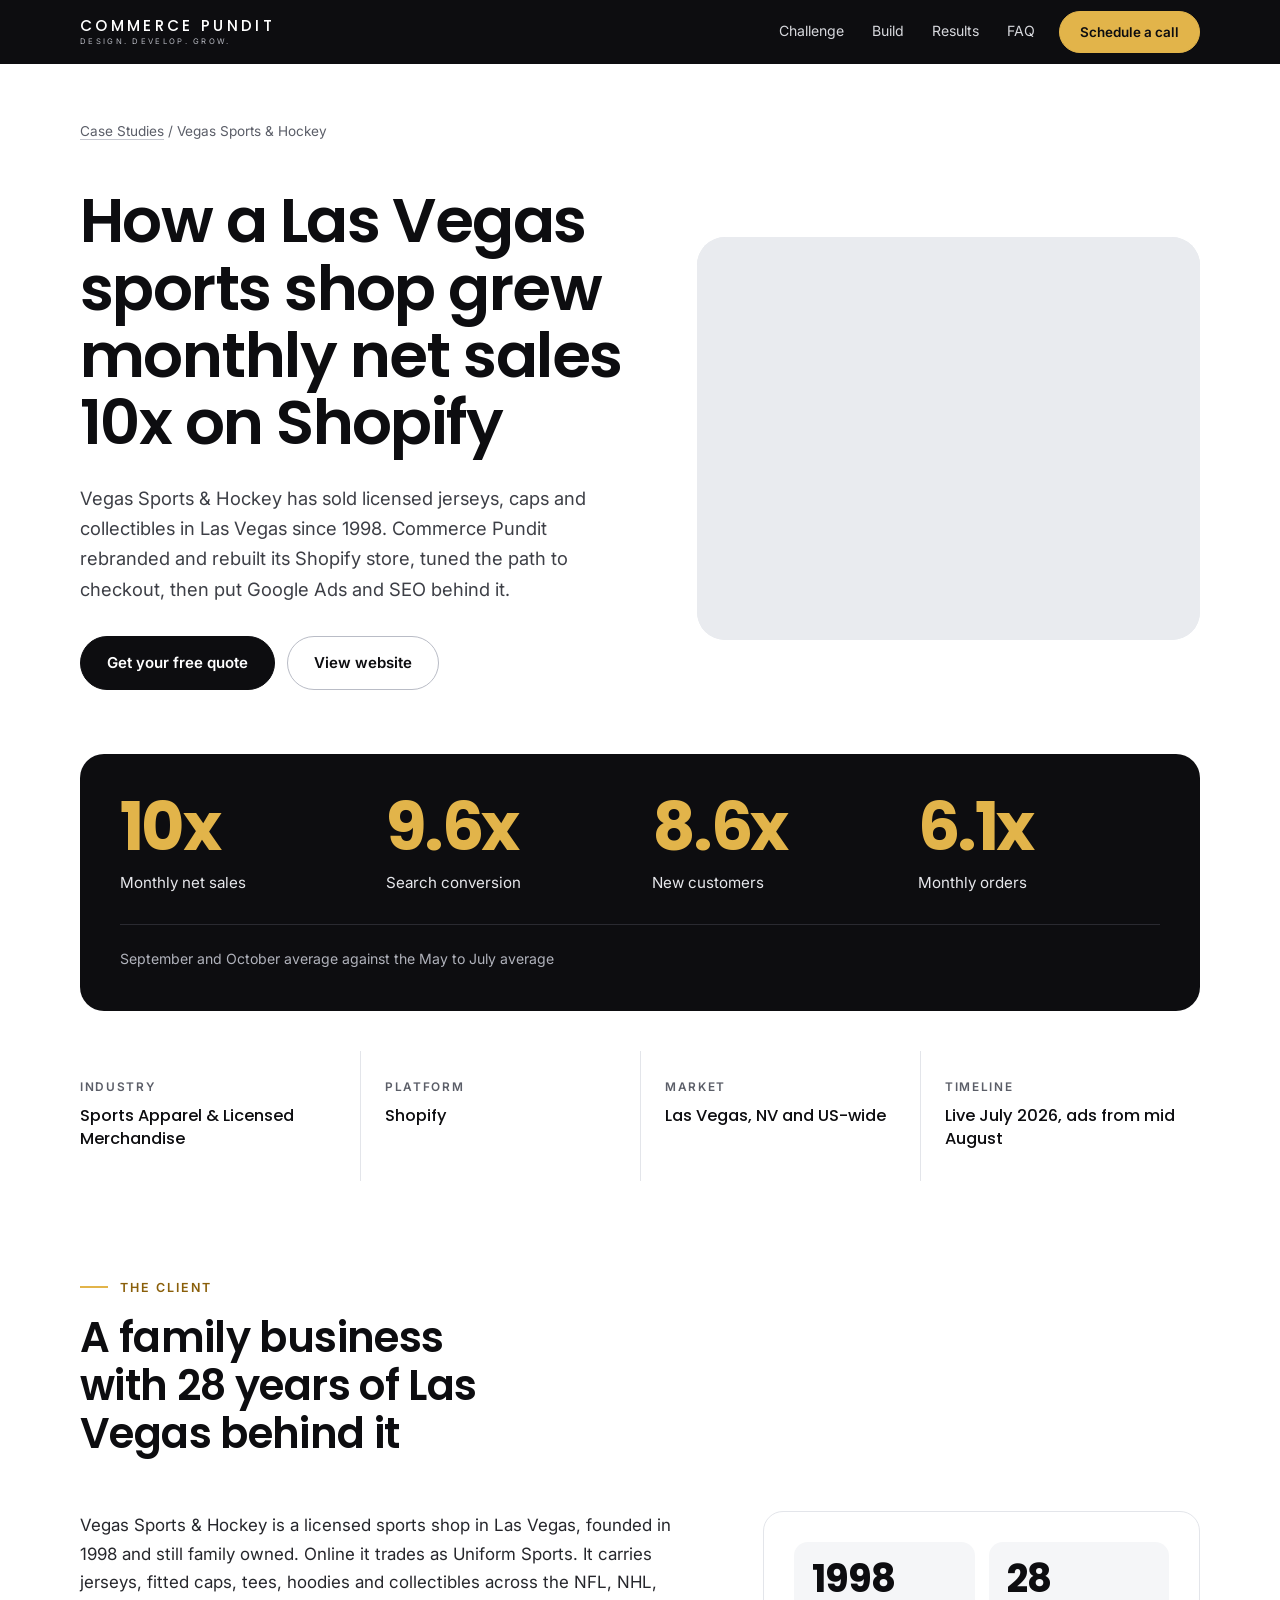
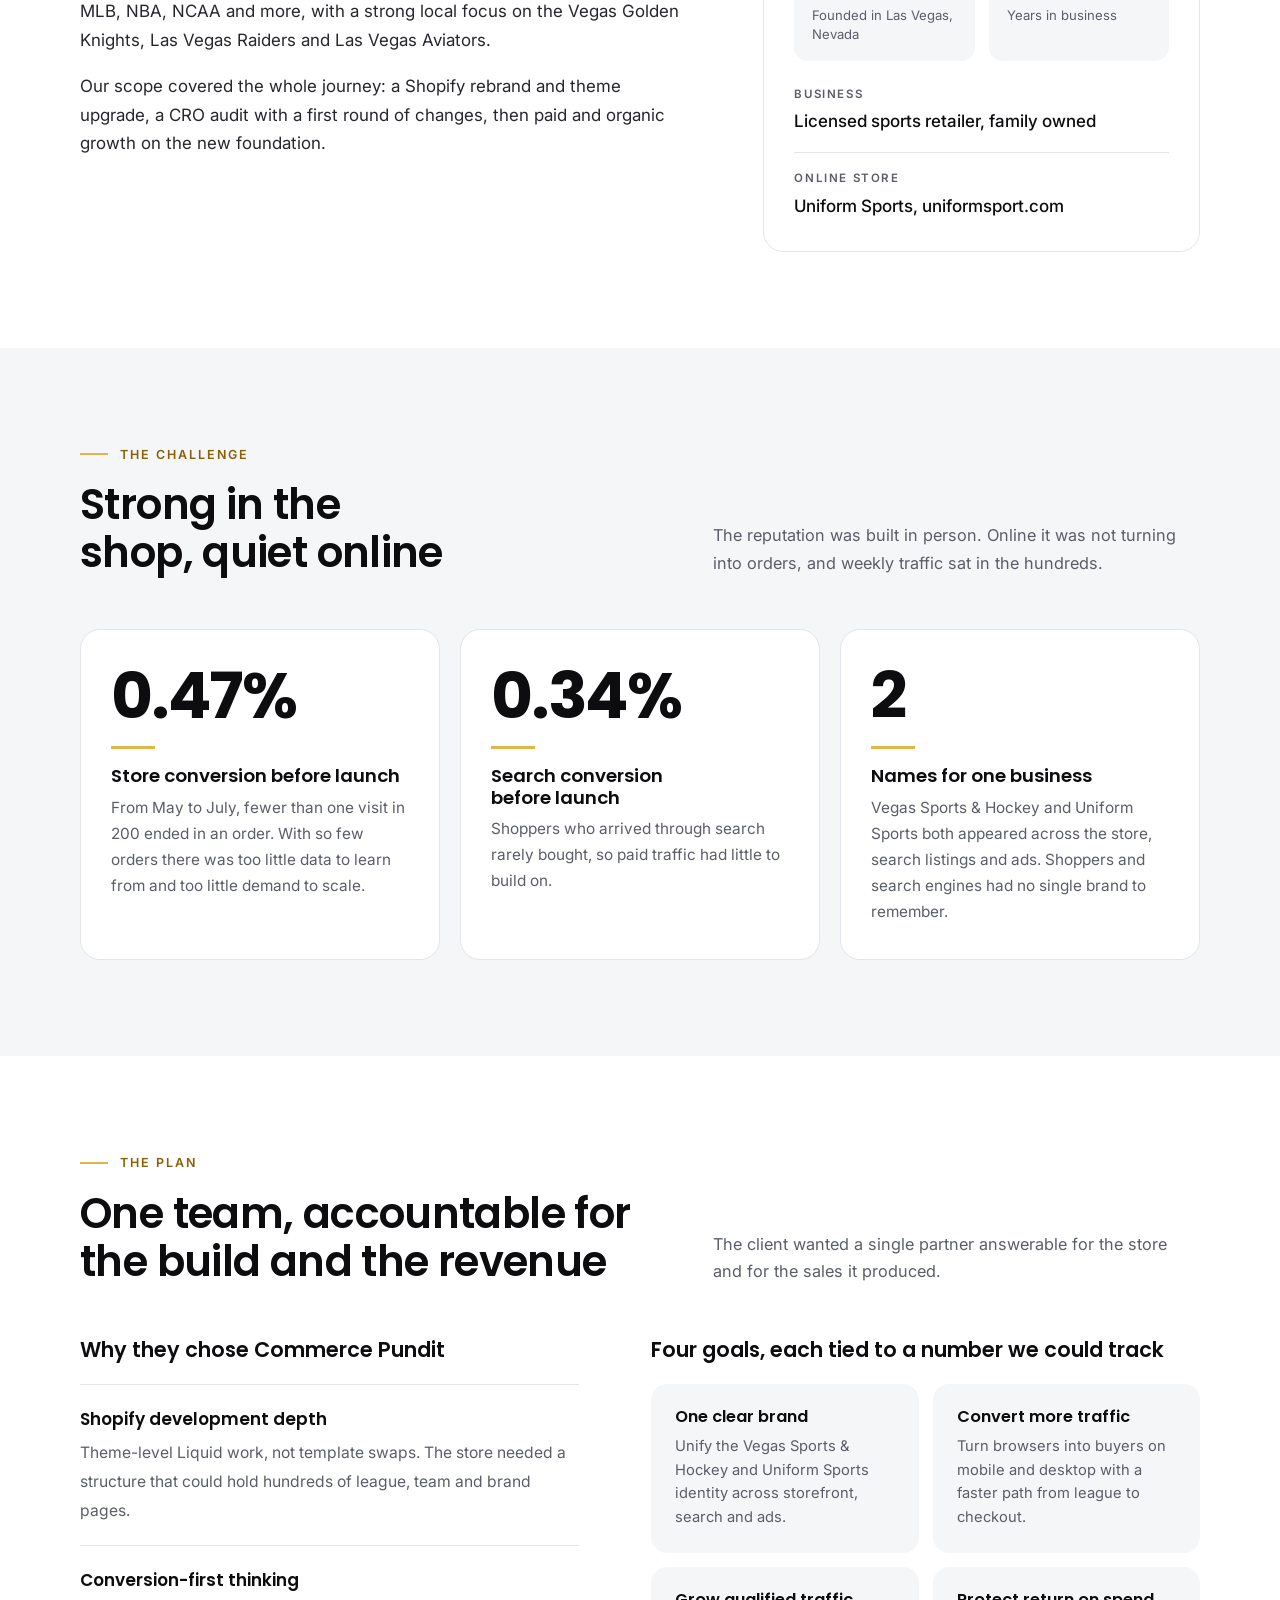
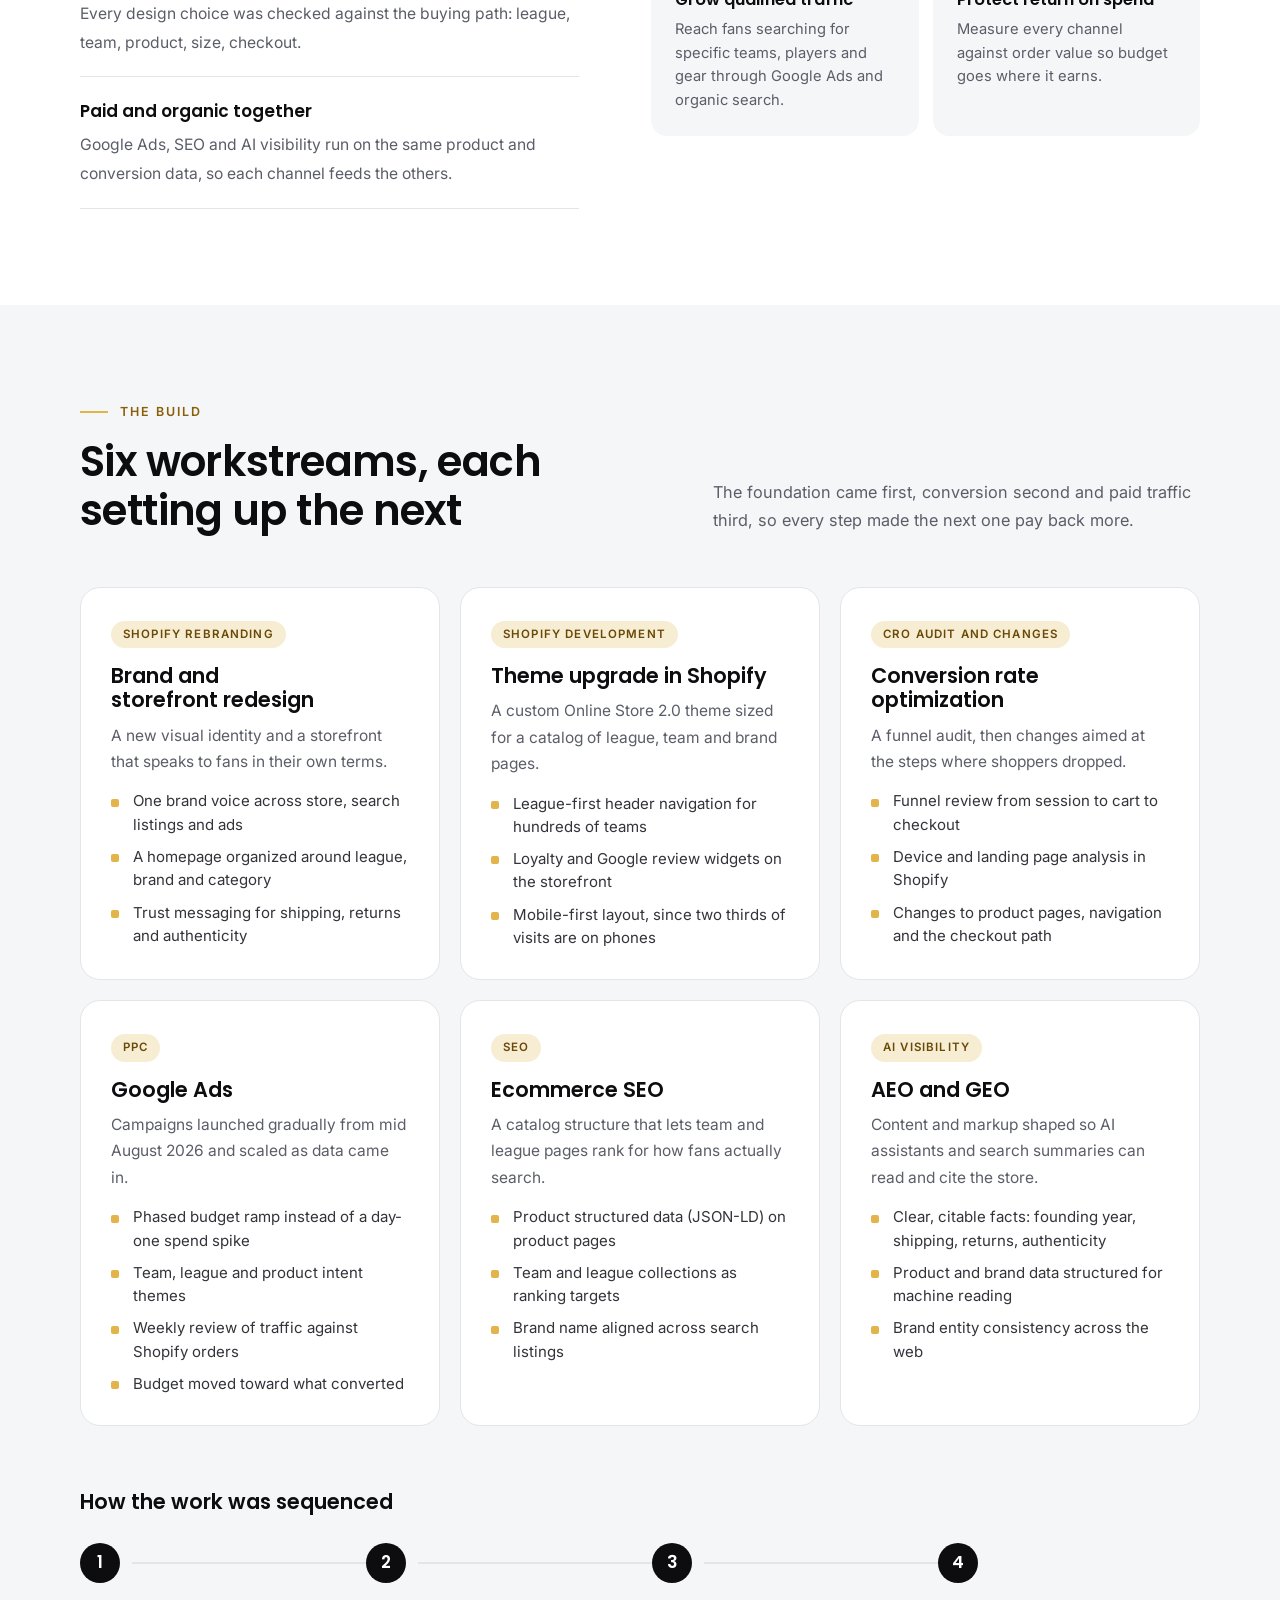
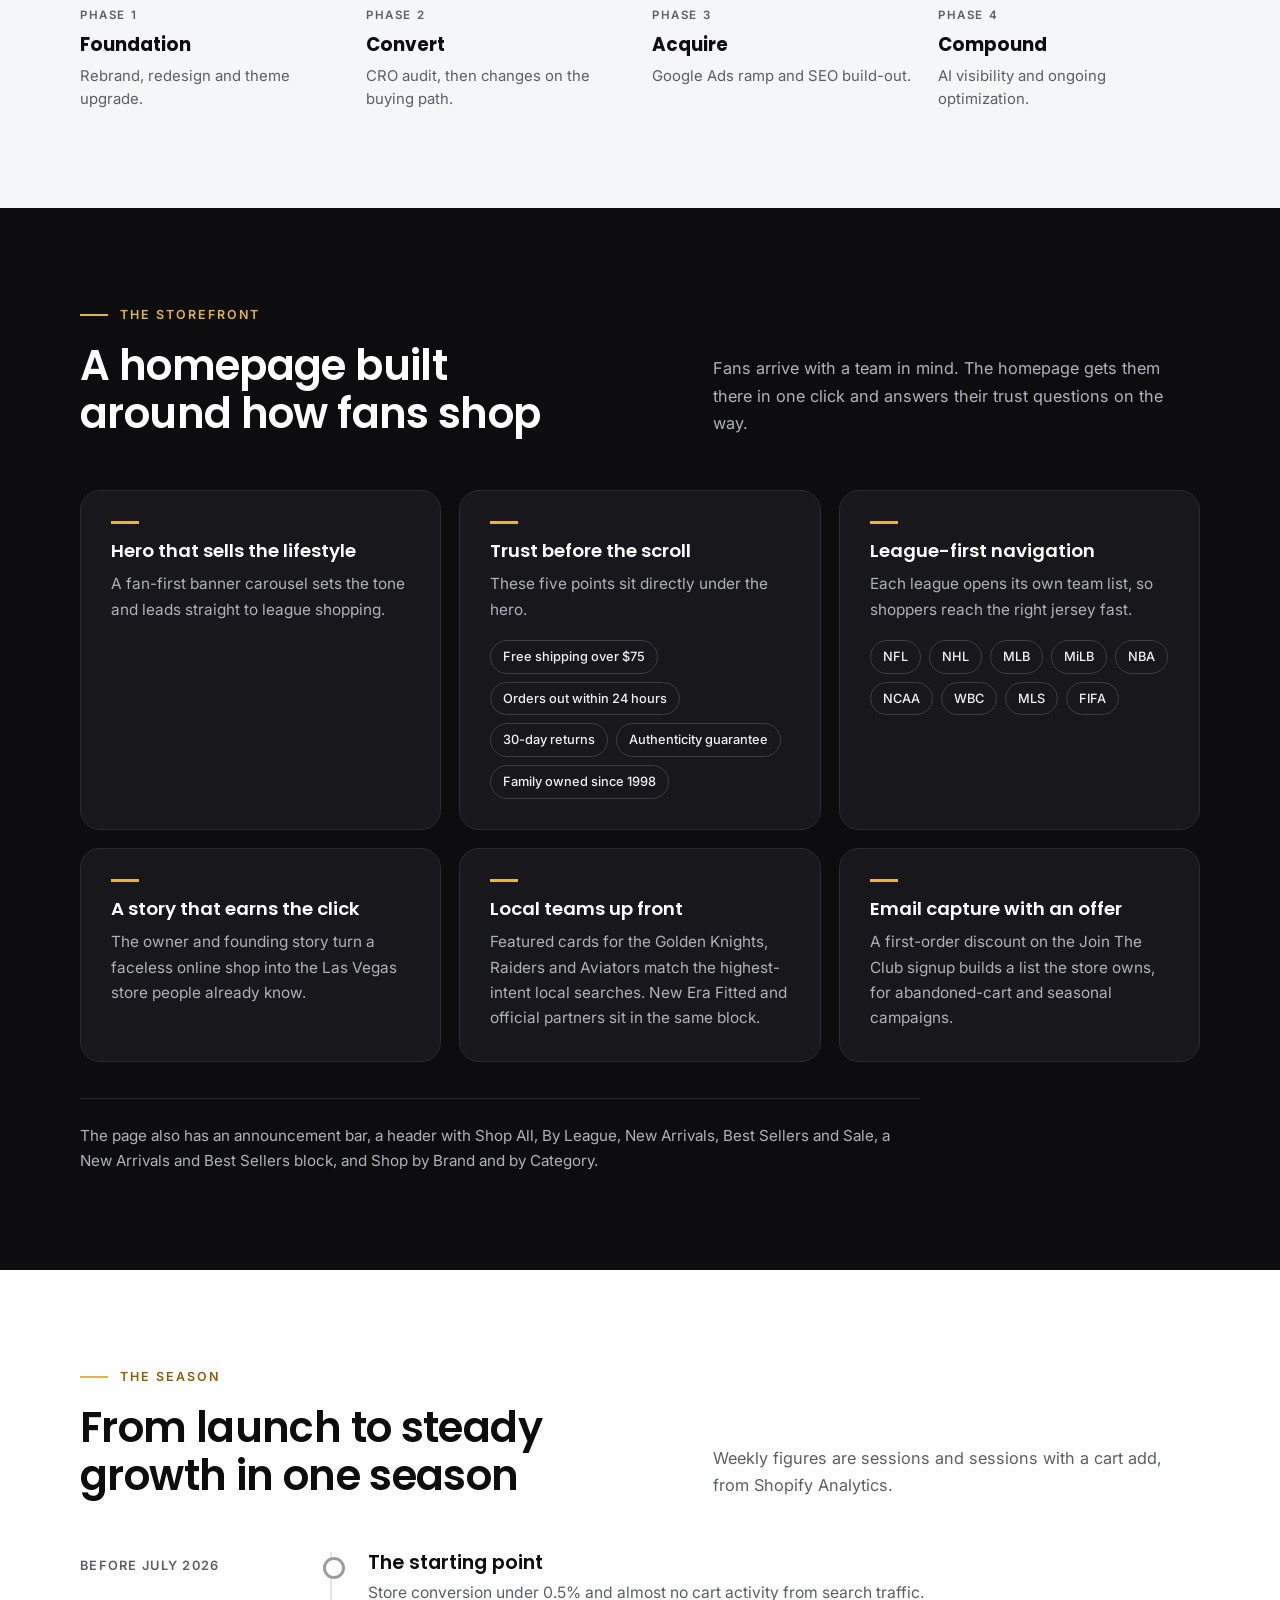
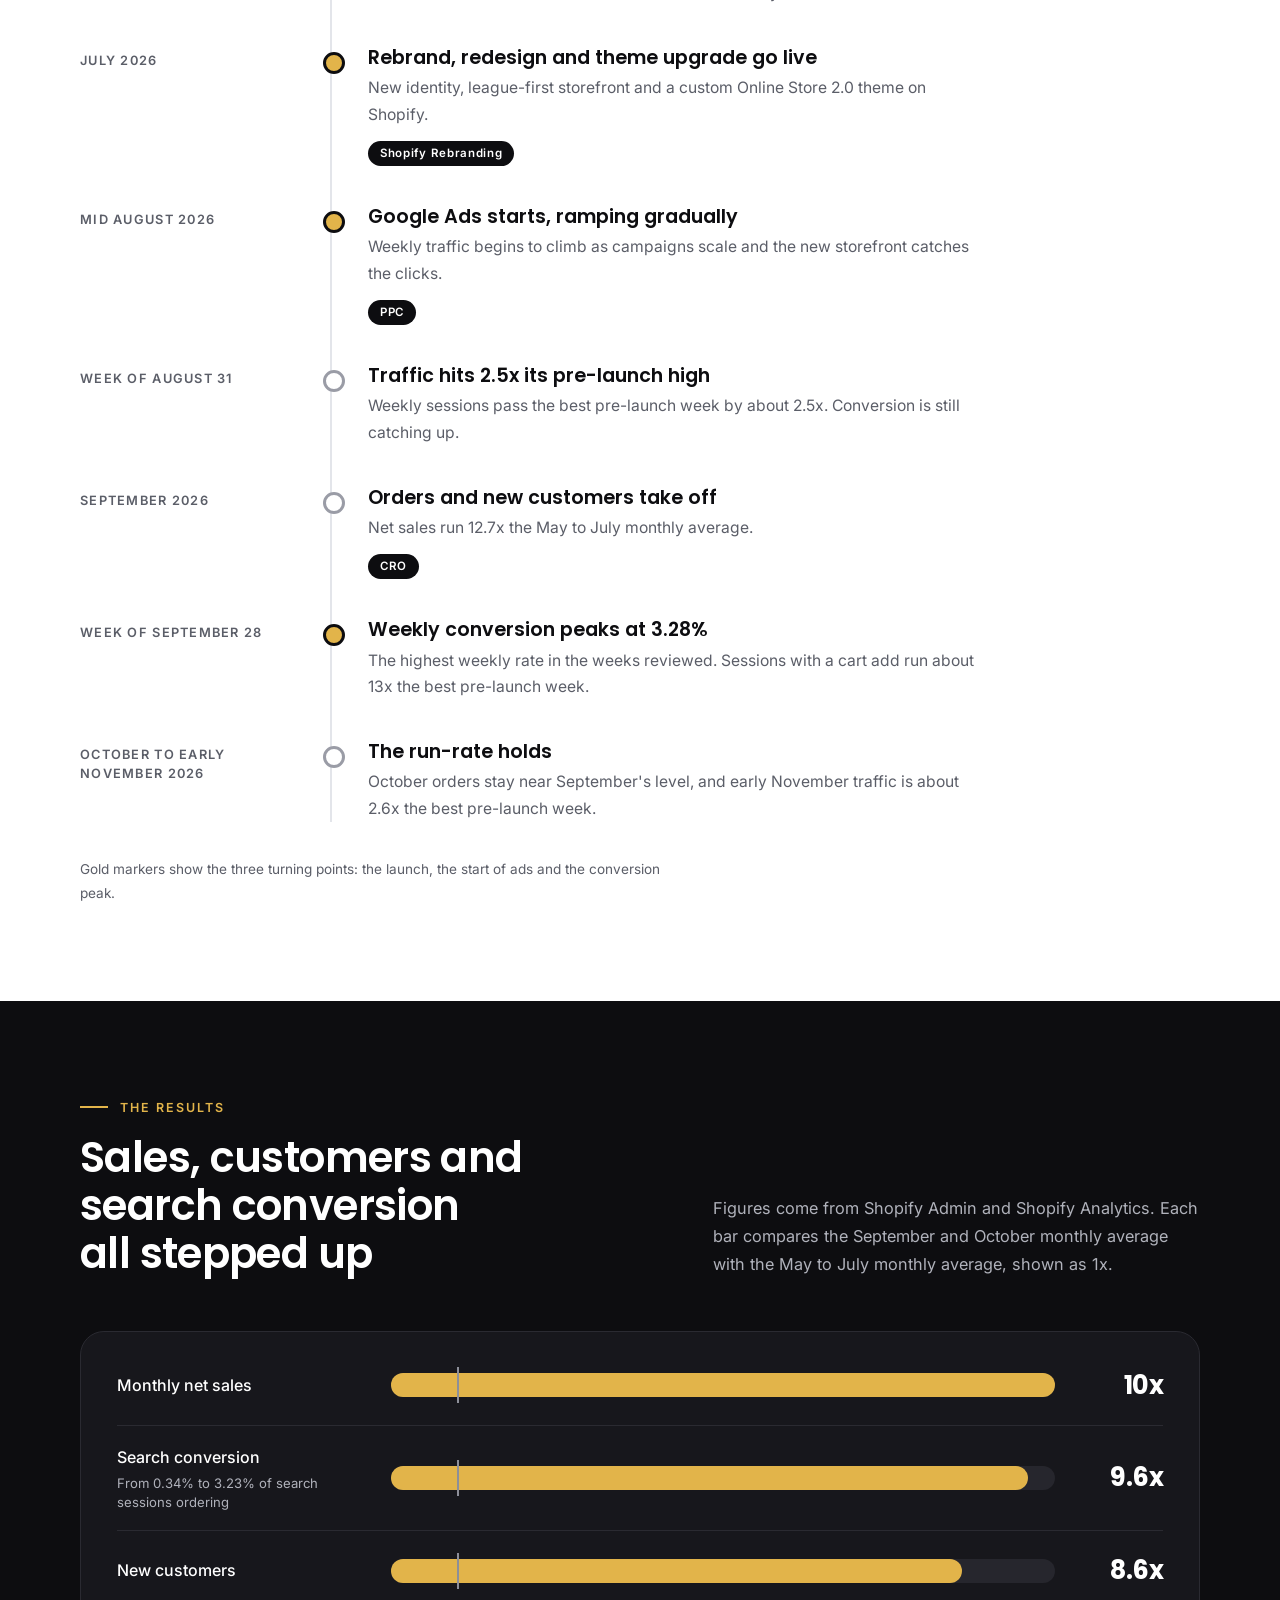
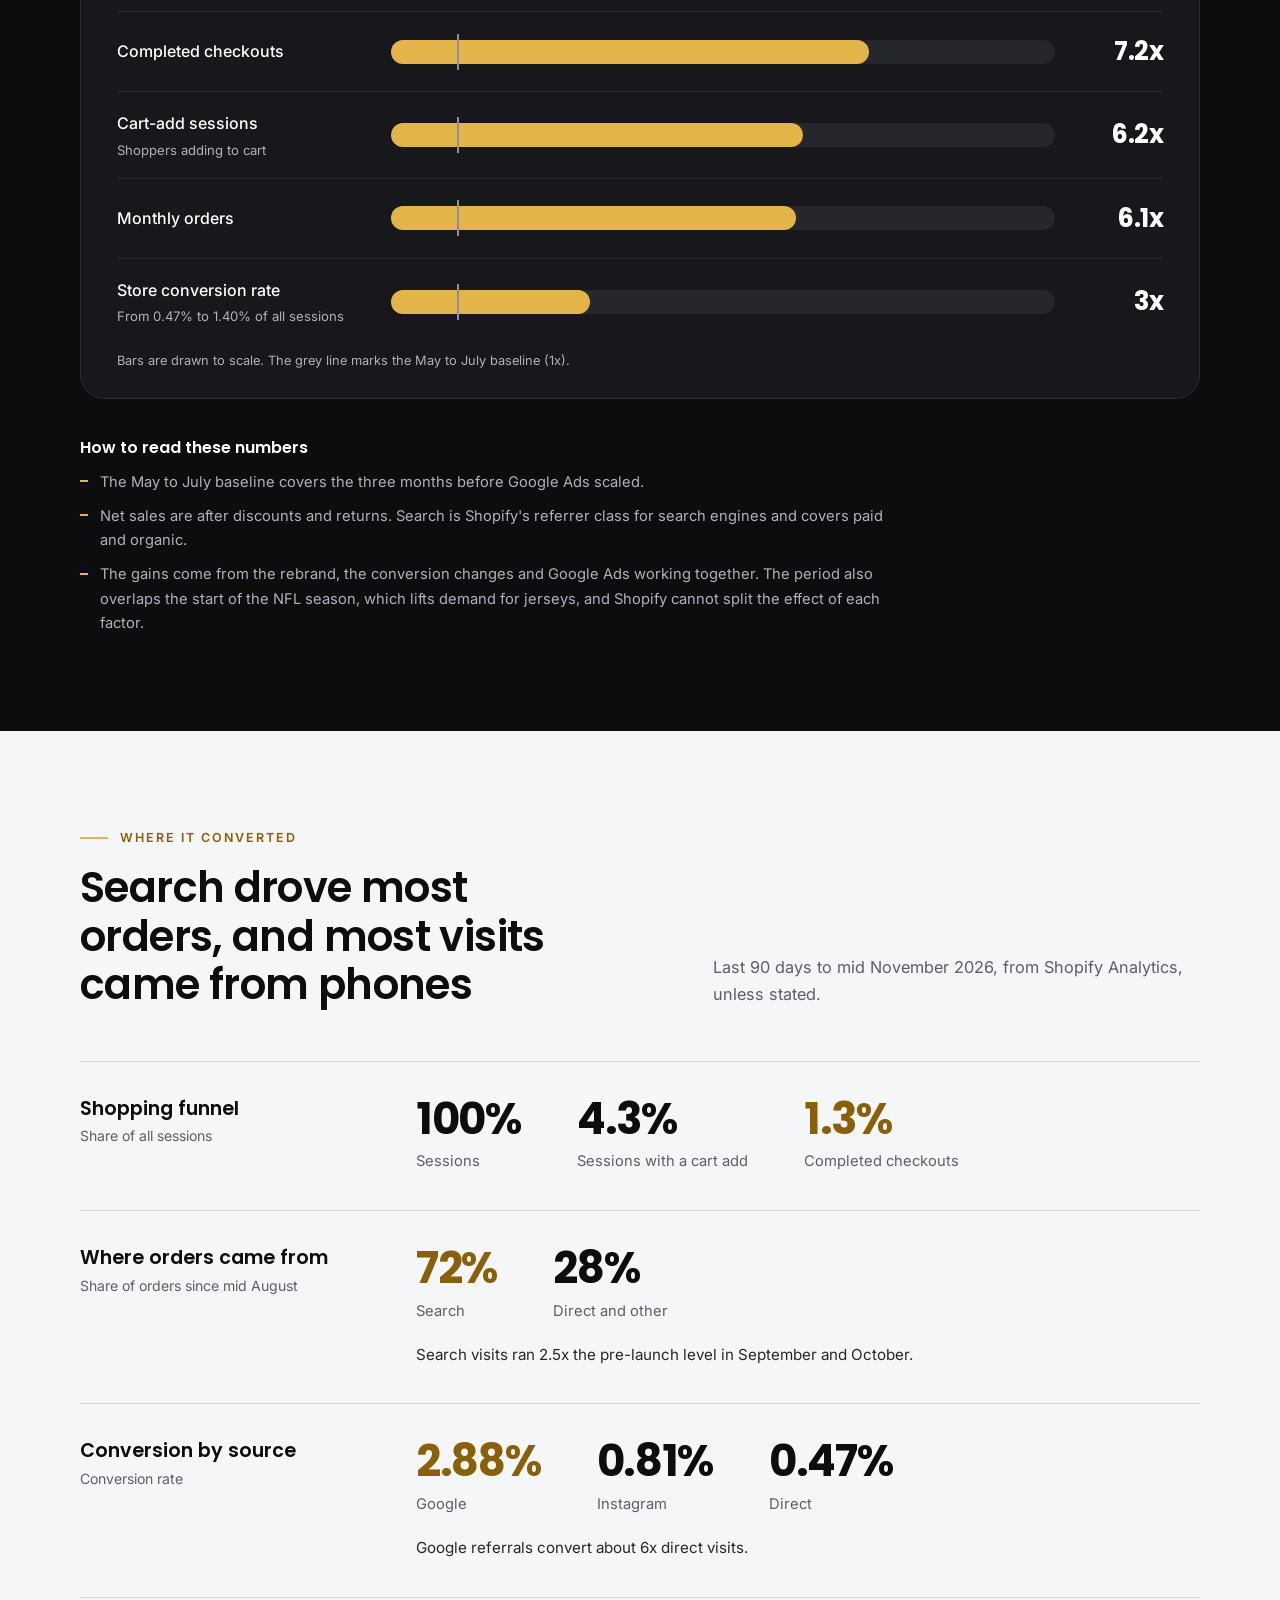
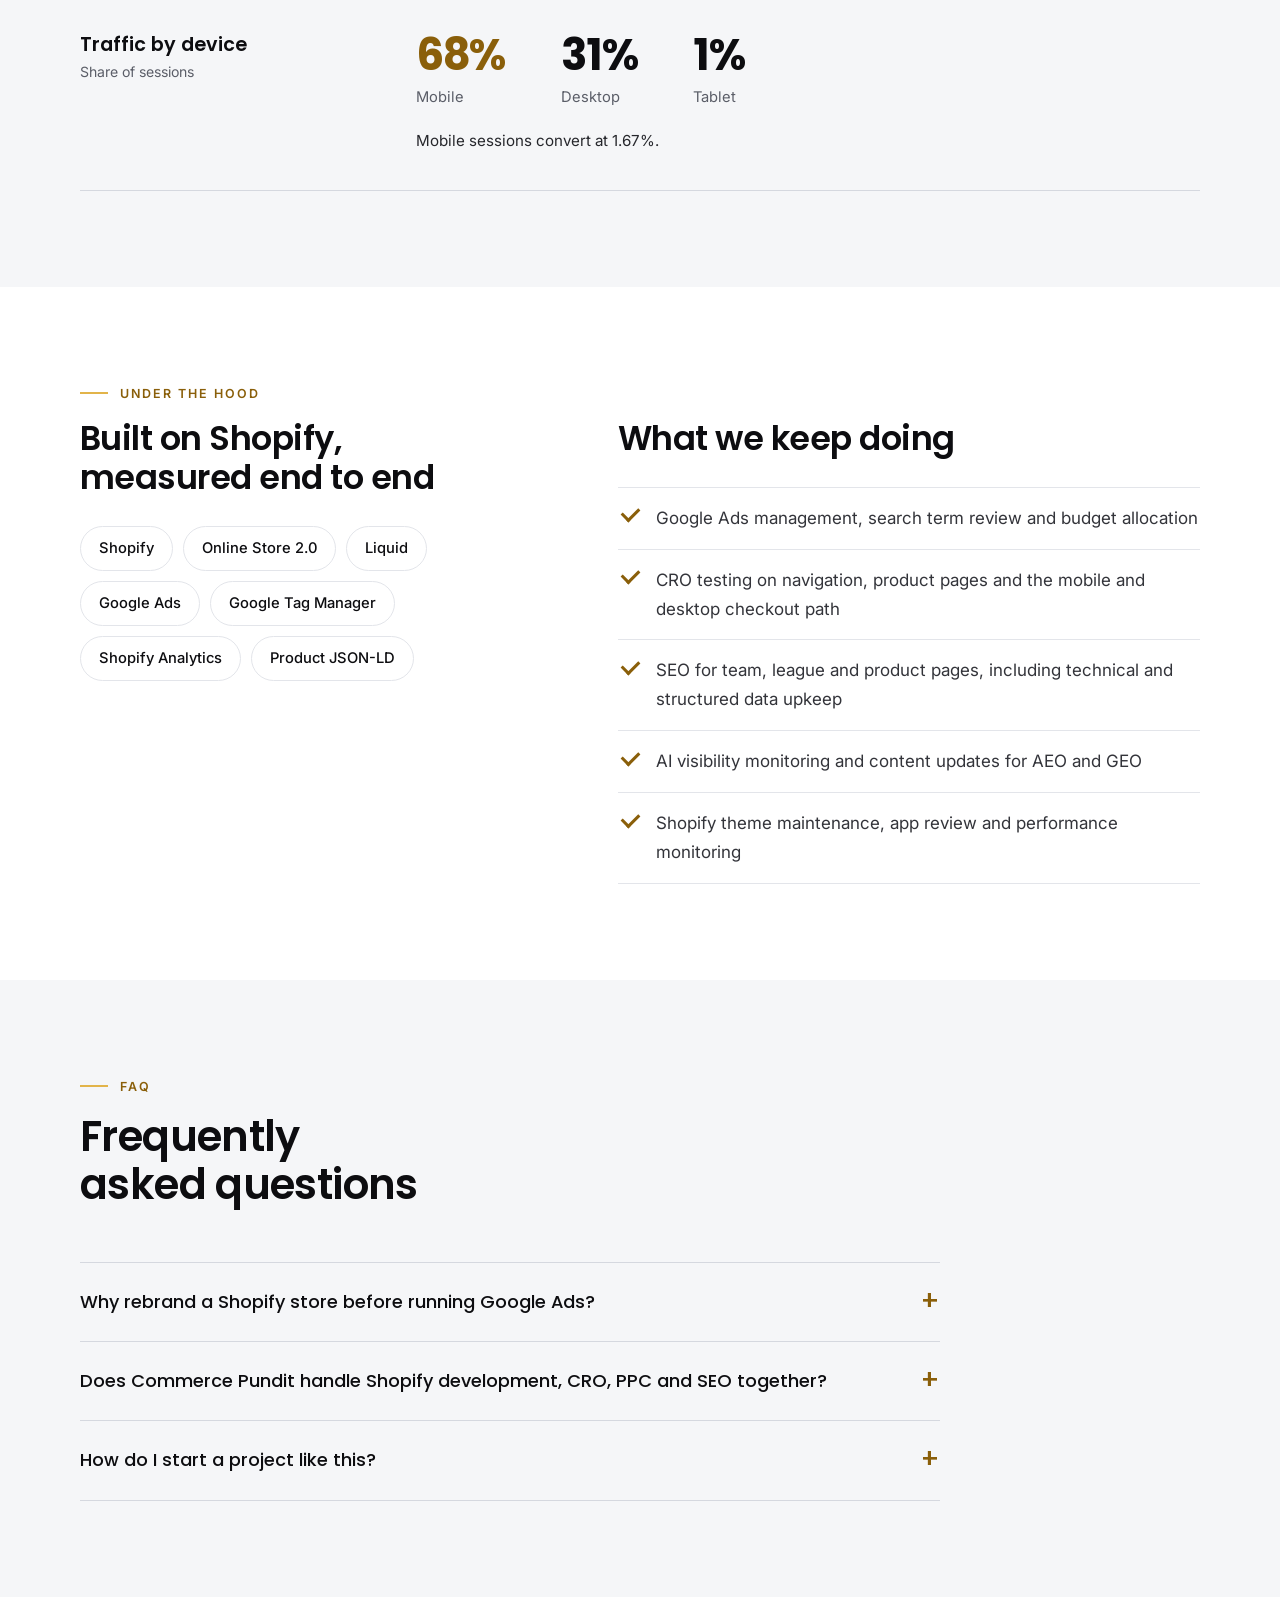
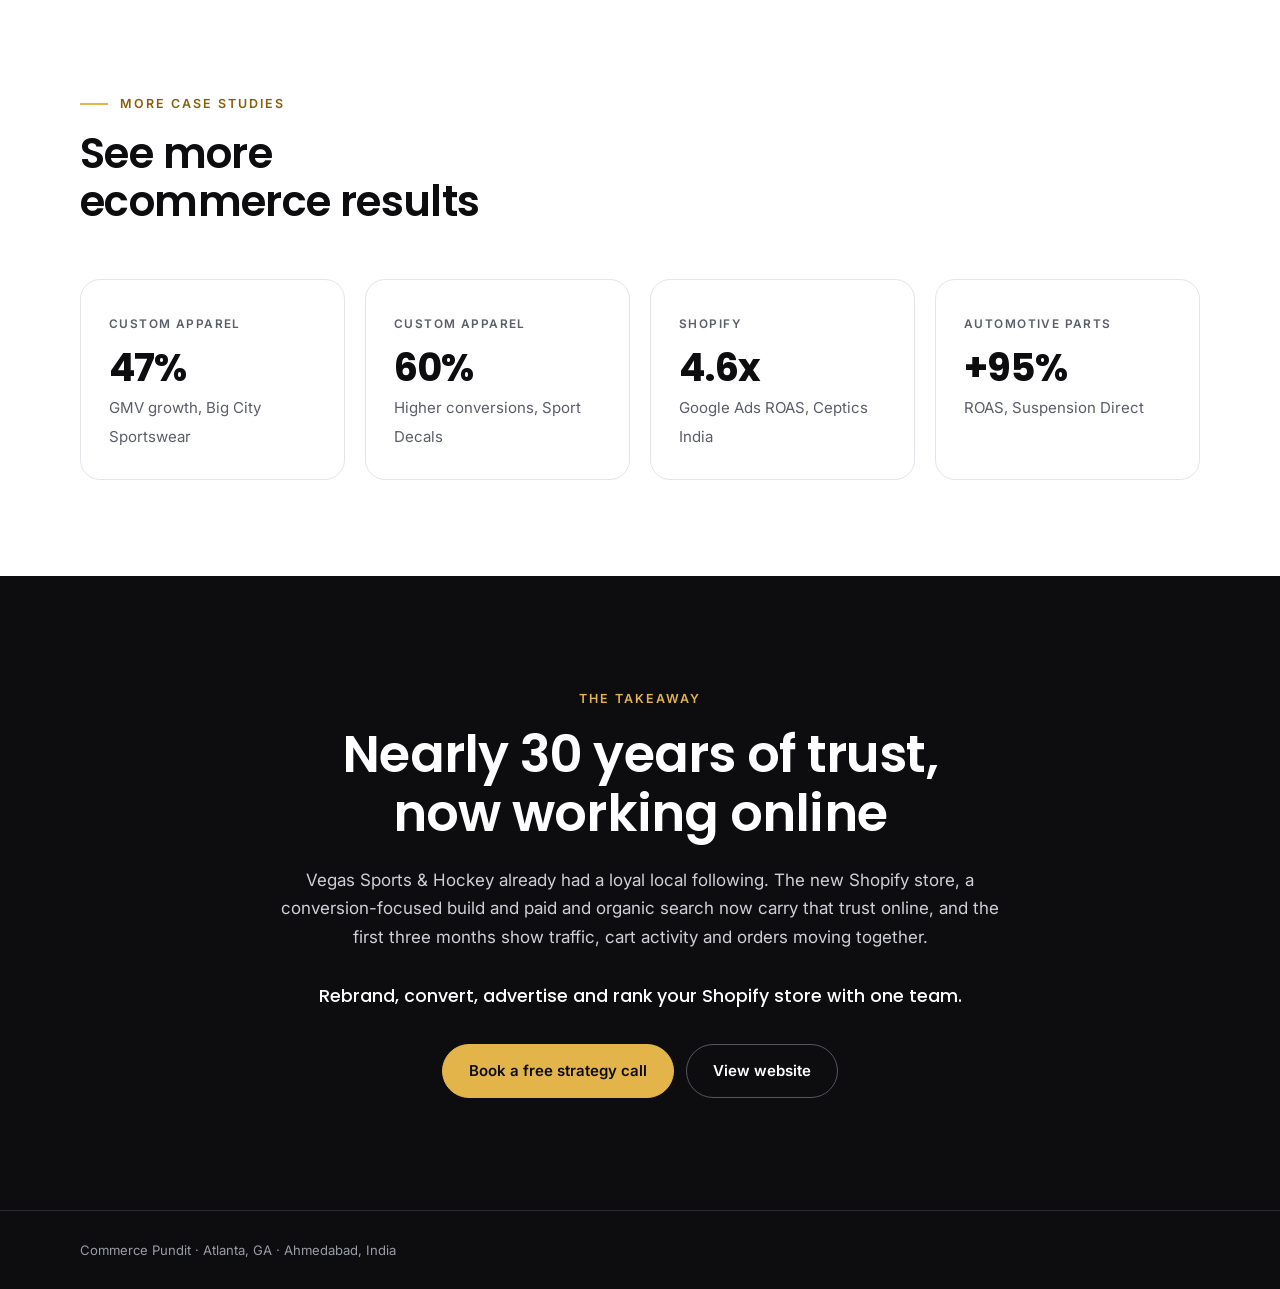
<file: Client/Vegas-Sports-and-Hockey-Case-Study-final.html>
<!DOCTYPE html>
<html lang="en">
<head>
<meta charset="utf-8">
<meta name="viewport" content="width=device-width, initial-scale=1">
<title>Vegas Sports &amp; Hockey: Shopify Rebrand, CRO &amp; Ads Case Study</title>
<meta name="description" content="Shopify rebrand, CRO and Google Ads for Vegas Sports &amp; Hockey: net sales up 10x and search conversion up 9.6x within three months of launch.">
<link rel="preconnect" href="https://fonts.googleapis.com">
<link rel="preconnect" href="https://fonts.gstatic.com" crossorigin>
<link href="https://fonts.googleapis.com/css2?family=Inter:wght@400;500;600&family=Poppins:wght@500;600;700&display=swap" rel="stylesheet">
<script type="application/ld+json">{"@context": "https://schema.org", "@graph": [{"@type": "Article", "headline": "Vegas Sports & Hockey: Shopify Rebrand, CRO and Google Ads Case Study", "description": "How Commerce Pundit rebranded and rebuilt the Shopify store of a Las Vegas sports retailer, then grew traffic and orders with CRO, Google Ads and SEO.", "datePublished": "2026-11-19", "author": {"@type": "Organization", "name": "Commerce Pundit", "url": "https://www.commercepundit.com/"}, "about": ["Shopify rebranding", "Shopify theme upgrade", "CRO audit", "Google Ads", "SEO", "AI visibility"]}, {"@type": "BreadcrumbList", "itemListElement": [{"@type": "ListItem", "position": 1, "name": "Case Studies", "item": "https://www.commercepundit.com/work/"}, {"@type": "ListItem", "position": 2, "name": "Vegas Sports & Hockey"}]}, {"@type": "FAQPage", "mainEntity": [{"@type": "Question", "name": "Why rebrand a Shopify store before running Google Ads?", "acceptedAnswer": {"@type": "Answer", "text": "Ads buy traffic, and a store only turns that traffic into orders if shoppers trust it and find products quickly. Fixing identity, navigation and trust signals first means every ad click lands on a page built to convert."}}, {"@type": "Question", "name": "Does Commerce Pundit handle Shopify development, CRO, PPC and SEO together?", "acceptedAnswer": {"@type": "Answer", "text": "Yes. One team covers Shopify development, rebranding, theme upgrades, CRO audits and changes, Google Ads, SEO and AI visibility, so each channel works from the same product and conversion data."}}, {"@type": "Question", "name": "How do I start a project like this?", "acceptedAnswer": {"@type": "Answer", "text": "Book a free strategy call. We review your store, traffic and goals, then scope the rebrand, CRO and growth work in order of impact."}}]}]}</script>
<style>
/* Layout: light editorial page, dark scoreboard card in the hero, dark bands only for the storefront, results and closing.
   Gold is the single accent (Vegas Golden Knights gold), used for labels, markers and the results bars. */
:root{
--ink:#0d0d10;--ink2:#17171c;--ink-line:#2a2a31;--paper:#fff;--mist:#f5f6f8;--line:#e3e5ea;
--text:#26272c;--mute:#5b5e68;--dmute:#b0b2bb;
--gold:#8a5f0a;--gold-b:#e2b44a;--gold-soft:#f7edd3;
--display:"Poppins",system-ui,-apple-system,"Segoe UI",Arial,sans-serif;
--body:"Inter",system-ui,-apple-system,"Segoe UI",Arial,sans-serif;
color-scheme:light}
*{box-sizing:border-box}
html{scroll-behavior:smooth}
body{margin:0;background:var(--paper);color:var(--text);font-family:var(--body);font-size:17px;line-height:1.7;-webkit-font-smoothing:antialiased}
a{color:inherit}
:focus-visible{outline:3px solid #5b7fff;outline-offset:3px}
.wrap{max-width:1160px;margin:0 auto;padding-left:max(20px,env(safe-area-inset-left,0px));padding-right:max(20px,env(safe-area-inset-right,0px))}
h1,h2,h3,h4{font-family:var(--display);margin:0;color:var(--ink);font-weight:600;line-height:1.16;text-wrap:balance}
h2{font-size:clamp(1.8rem,3.5vw,2.6rem);letter-spacing:-.015em}
h3{font-size:1.15rem}
p{margin:0 0 1em;max-width:66ch}
section{padding:96px 0;scroll-margin-top:64px}
.mist{background:var(--mist)}
.dark{background:var(--ink);color:#dcdde2}
.dark h2,.dark h3,.dark h4{color:#fff}
.label{font-size:.78rem;font-weight:600;letter-spacing:.16em;text-transform:uppercase;color:var(--gold);margin-bottom:16px;display:flex;align-items:center;gap:12px}
.label::before{content:"";width:28px;height:2px;background:var(--gold-b)}
.dark .label{color:var(--gold-b)}
.sh{display:grid;grid-template-columns:minmax(0,1.15fr) minmax(0,1fr);gap:20px 72px;align-items:end;margin-bottom:52px}
.sh .intro{margin:0;color:var(--mute);font-size:1.02rem}
.dark .sh .intro{color:var(--dmute)}
@media(max-width:860px){.sh{grid-template-columns:1fr;gap:16px;margin-bottom:36px}section{padding:72px 0}}
.btn{display:inline-block;font-weight:600;font-size:.94rem;text-decoration:none;padding:13px 26px;border-radius:50px;border:1.5px solid transparent;font-family:var(--body)}
.btn.gold{background:var(--gold-b);color:var(--ink);border-color:var(--gold-b)}
.btn.ink{background:var(--ink);color:#fff;border-color:var(--ink)}
.btn.out{background:transparent;color:var(--ink);border-color:#b9bcc6}
.btn.out-d{background:transparent;color:#fff;border-color:#55565e}
.btn{white-space:nowrap}
.btn.sm{padding:9px 20px;font-size:.84rem}
@media(max-width:420px){.btn.sm{padding:8px 14px;font-size:.78rem}.logo b{letter-spacing:.14em;font-size:.85rem}}
@media(prefers-reduced-motion:no-preference){.btn,.rel{transition:transform .15s ease,border-color .15s ease}.btn:hover,.rel:hover{transform:translateY(-2px)}}
.row-btn{display:flex;gap:12px;flex-wrap:wrap;margin-top:32px}

/* nav */
.top{background:var(--ink);position:sticky;top:0;z-index:30}
.top .wrap{display:flex;align-items:center;justify-content:space-between;gap:24px;height:64px}
.logo{color:#fff;text-decoration:none;line-height:1;flex:none}
.logo b{display:block;font-family:var(--display);font-weight:500;letter-spacing:.22em;font-size:.95rem}
.logo small{display:block;font-size:.48rem;letter-spacing:.3em;margin-top:5px;color:#b5b7bf}
.links{display:flex;gap:28px;margin-left:auto;font-size:.88rem}
.links a{color:#d6d7dc;text-decoration:none;padding:6px 0;border-bottom:2px solid transparent}
.links a:hover{color:#fff;border-color:var(--gold-b)}
@media(max-width:760px){.links{display:none}}

/* hero */
.hero{padding:56px 0 0}
.crumbs{font-size:.85rem;color:var(--mute);margin-bottom:44px}
.crumbs a{text-decoration:none;border-bottom:1px solid #c5c7cf}
.hero-grid{display:grid;grid-template-columns:minmax(0,1.1fr) minmax(0,1fr);gap:64px;align-items:center}
@media(max-width:920px){.hero-grid{grid-template-columns:1fr;gap:40px}}
.hero h1{font-size:clamp(2.2rem,5vw,3.9rem);letter-spacing:-.025em;line-height:1.08}
.hero .lead{font-size:1.15rem;line-height:1.65;color:#3d3f46;margin:26px 0 0;max-width:54ch}
.hero-media{margin:0;border-radius:28px;overflow:hidden;aspect-ratio:5/4;background:#e9ebef}
.hero-media img{display:block;width:100%;height:100%;object-fit:cover}
.keys{display:grid;grid-template-columns:repeat(4,minmax(0,1fr));gap:28px 24px;background:var(--ink);border-radius:24px;padding:40px;margin-top:64px}
.keys b{display:block;font-family:var(--display);font-weight:700;font-size:clamp(2.6rem,5.2vw,4.2rem);line-height:1;letter-spacing:-.04em;color:var(--gold-b)}
.keys span{display:block;margin-top:10px;font-size:.95rem;color:#e6e7eb}
.keys .cap{grid-column:1 / -1;margin:0;padding-top:22px;border-top:1px solid var(--ink-line);font-size:.88rem;color:var(--dmute);max-width:none}
@media(max-width:760px){.keys{grid-template-columns:1fr 1fr;padding:28px 24px}}
.glance{display:grid;grid-template-columns:repeat(auto-fit,minmax(min(100%,220px),1fr));margin:40px 0 0}
.glance div{padding:26px 24px 30px 0}
.glance div+div{padding-left:24px;border-left:1px solid var(--line)}
.glance dt{font-size:.74rem;font-weight:600;letter-spacing:.14em;text-transform:uppercase;color:var(--mute)}
.glance dd{margin:8px 0 0;font-family:var(--display);font-weight:500;color:var(--ink);font-size:1.02rem;line-height:1.4}
@media(max-width:700px){.glance div+div{padding-left:0;border-left:0;border-top:1px solid var(--line)}.glance div{padding:20px 0}}

/* client */
.client{display:grid;grid-template-columns:minmax(0,1.4fr) minmax(0,1fr);gap:72px;align-items:start}
@media(max-width:900px){.client{grid-template-columns:1fr;gap:40px}}
.client p{font-size:1.06rem}
.client p:last-child{margin-bottom:0}
.facts{border:1px solid var(--line);border-radius:20px;padding:30px;background:#fff}
.facts .tiles{display:grid;grid-template-columns:1fr 1fr;gap:14px;margin-bottom:24px}
.facts .tiles div{background:var(--mist);border-radius:14px;padding:18px}
.facts .tiles b{display:block;font-family:var(--display);font-size:2.4rem;font-weight:700;line-height:1;letter-spacing:-.03em;color:var(--ink)}
.facts .tiles span{font-size:.82rem;color:var(--mute);display:block;margin-top:8px;line-height:1.4}
.facts dl{margin:0;display:grid;gap:16px}
.facts dt{font-size:.72rem;font-weight:600;letter-spacing:.14em;text-transform:uppercase;color:var(--mute)}
.facts dd{margin:3px 0 0;color:var(--ink);font-weight:500;padding-bottom:16px;border-bottom:1px solid var(--line)}
.facts dl div:last-child dd{border:0;padding-bottom:0}

/* challenge */
.stats3{display:grid;grid-template-columns:repeat(auto-fit,minmax(min(100%,300px),1fr));gap:20px}
.stat3{background:#fff;border:1px solid var(--line);border-radius:20px;padding:34px 30px}
.stat3 .big{font-family:var(--display);font-weight:700;font-size:clamp(3rem,5vw,4rem);line-height:1;letter-spacing:-.035em;color:var(--ink)}
.stat3 .bar{width:44px;height:3px;background:var(--gold-b);margin:18px 0 16px}
.stat3 h3{margin-bottom:8px}
.stat3 p{margin:0;color:var(--mute);font-size:.96rem}

/* plan */
.plan{display:grid;grid-template-columns:minmax(0,1fr) minmax(0,1.1fr);gap:72px;align-items:start}
@media(max-width:900px){.plan{grid-template-columns:1fr;gap:48px}}
.plan h3.sub{font-size:1.3rem;margin-bottom:22px}
.why{list-style:none;margin:0;padding:0}
.why li{padding:20px 0;border-top:1px solid var(--line)}
.why li:last-child{border-bottom:1px solid var(--line)}
.why b{display:block;font-family:var(--display);font-weight:600;color:var(--ink);margin-bottom:4px}
.why span{color:var(--mute);font-size:.98rem}
.goals{display:grid;grid-template-columns:1fr 1fr;gap:14px}
@media(max-width:560px){.goals{grid-template-columns:1fr}}
.goal{background:var(--mist);border-radius:16px;padding:24px}
.goal h4{font-size:1.02rem;margin-bottom:8px}
.goal p{margin:0;font-size:.92rem;color:var(--mute);line-height:1.6}

/* build */
.wks{display:grid;grid-template-columns:repeat(auto-fit,minmax(min(100%,330px),1fr));gap:20px}
.wk{background:#fff;border:1px solid var(--line);border-radius:20px;padding:30px}
.chip-g{display:inline-block;font-size:.72rem;font-weight:600;letter-spacing:.1em;text-transform:uppercase;background:var(--gold-soft);color:#6a4806;border-radius:50px;padding:4px 12px;margin-bottom:16px}
.wk h3{font-size:1.3rem;margin-bottom:10px}
.wk p{color:var(--mute);font-size:.97rem;margin-bottom:14px}
.wk ul{list-style:none;margin:0;padding:0;display:grid;gap:9px;font-size:.94rem;color:#33343a}
.wk li{padding-left:22px;position:relative;line-height:1.55}
.wk li::before{content:"";position:absolute;left:0;top:.62em;width:8px;height:8px;border-radius:2px;background:var(--gold-b)}
.seq{margin-top:64px}
.seq h3{font-size:1.3rem;margin-bottom:28px}
.steps{display:grid;grid-template-columns:repeat(4,minmax(0,1fr));gap:24px;list-style:none;margin:0;padding:0;counter-reset:s}
.step{position:relative;padding-top:56px}
.step::before{counter-increment:s;content:counter(s);position:absolute;top:0;left:0;width:40px;height:40px;border-radius:50%;background:var(--ink);color:#fff;font-family:var(--display);font-weight:600;display:grid;place-items:center}
.step::after{content:"";position:absolute;top:19px;left:52px;right:-24px;height:2px;background:var(--line)}
.step:last-child::after{display:none}
.step span{font-size:.72rem;font-weight:600;letter-spacing:.14em;text-transform:uppercase;color:var(--mute)}
.step b{display:block;font-family:var(--display);font-size:1.15rem;color:var(--ink);margin:2px 0 4px}
.step p{margin:0;font-size:.93rem;color:var(--mute);line-height:1.6}
@media(max-width:860px){.steps{grid-template-columns:1fr 1fr;gap:36px 24px}.step::after{display:none}}
@media(max-width:520px){.steps{grid-template-columns:1fr}}

/* storefront */
.sf{display:grid;grid-template-columns:repeat(auto-fit,minmax(min(100%,330px),1fr));gap:18px}
.sf-card{background:var(--ink2);border:1px solid var(--ink-line);border-radius:20px;padding:30px}
.sf-card h3::before{content:"";display:block;width:28px;height:3px;background:var(--gold-b);margin-bottom:16px}
.sf-card h3{font-size:1.15rem;margin-bottom:10px}
.sf-card p{margin:0;color:var(--dmute);font-size:.96rem;line-height:1.65}
.sf-chips{display:flex;flex-wrap:wrap;gap:8px;margin:18px 0 0;padding:0;list-style:none}
.sf-chips li{font-size:.8rem;font-weight:500;color:#f1f2f5;border:1px solid #3d3d46;border-radius:50px;padding:5px 12px}
.sf-also{margin:36px 0 0;padding-top:24px;border-top:1px solid var(--ink-line);color:var(--dmute);font-size:.95rem;max-width:84ch}

/* timeline */
.tl{list-style:none;margin:0;padding:0;max-width:900px}
.tl li{display:grid;grid-template-columns:210px minmax(0,1fr);gap:0 40px}
.tl .when{font-size:.8rem;font-weight:600;letter-spacing:.1em;text-transform:uppercase;color:var(--mute);padding-top:4px;line-height:1.5}
.tl .body{position:relative;padding:0 0 40px 36px;border-left:2px solid var(--line)}
.tl li:last-child .body{padding-bottom:0}
.tl .body::before{content:"";position:absolute;left:-9px;top:5px;width:16px;height:16px;border-radius:50%;background:#fff;border:3px solid #9a9ca6}
.tl li.key .body::before{background:var(--gold-b);border-color:var(--ink)}
.tl h3{margin:0 0 6px;font-size:1.2rem}
.tl p{margin:0;color:var(--mute);font-size:.98rem}
.tl .tag{display:inline-block;font-size:.72rem;font-weight:600;letter-spacing:.06em;background:var(--ink);color:#fff;border-radius:50px;padding:3px 12px;margin-top:12px}
.legend-l{font-size:.85rem;color:var(--mute);margin:36px 0 0}
@media(max-width:720px){.tl li{grid-template-columns:1fr}.tl .when{padding:0 0 6px 38px}.tl .body{margin-top:-2px}}

/* results */
.chartbox{background:var(--ink2);border:1px solid var(--ink-line);border-radius:24px;padding:14px 36px 26px}
.gr{display:grid;grid-template-columns:minmax(160px,250px) minmax(0,1fr) 84px;gap:24px;align-items:center;padding:18px 0;border-top:1px solid var(--ink-line)}
.gr:first-child{border-top:0}
.gl b{display:block;font-weight:500;color:#fff;font-size:1rem}
.gl span{display:block;font-size:.82rem;color:var(--dmute);line-height:1.45;margin-top:3px}
.gt{height:24px;background:#26262d;border-radius:50px;position:relative}
.gt i{position:absolute;left:0;top:0;bottom:0;background:var(--gold-b);border-radius:50px}
.gt::after{content:"";position:absolute;left:10%;top:-6px;bottom:-6px;width:2px;background:#8d8f99}
.gv{font-family:var(--display);font-weight:700;font-size:1.6rem;color:#fff;text-align:right;font-variant-numeric:tabular-nums;letter-spacing:-.02em}
.axis{font-size:.8rem;color:var(--dmute);margin:6px 0 0}
@media(max-width:700px){.chartbox{padding:8px 22px 22px}.gr{grid-template-columns:minmax(0,1fr) auto;gap:10px 12px}.gt{grid-column:1 / -1;order:3}}
.readme{margin:40px 0 0;max-width:820px}
.readme h3{font-size:1rem;margin-bottom:12px;color:#fff}
.readme ul{margin:0;padding:0;list-style:none;display:grid;gap:10px}
.readme li{padding-left:20px;position:relative;font-size:.92rem;color:var(--dmute);line-height:1.65}
.readme li::before{content:"";position:absolute;left:0;top:.7em;width:8px;height:2px;background:var(--gold-b)}

/* conversion rows */
.cv{border-top:1px solid #d5d8df}
.cvr{display:grid;grid-template-columns:minmax(0,280px) minmax(0,1fr);gap:18px 56px;padding:36px 0;border-bottom:1px solid #d5d8df;align-items:start}
.cvr h3{font-size:1.2rem}
.cvr .sub{font-size:.88rem;color:var(--mute);margin-top:4px}
.vals{display:flex;flex-wrap:wrap;gap:24px 56px}
.val b{display:block;font-family:var(--display);font-size:clamp(2rem,3.6vw,2.7rem);font-weight:700;line-height:1;letter-spacing:-.03em;color:var(--ink);font-variant-numeric:tabular-nums}
.val.k b{color:var(--gold)}
.val span{display:block;margin-top:8px;font-size:.92rem;color:var(--mute)}
.cvr .foot{grid-column:2;margin:0;font-size:.95rem;color:var(--text)}
@media(max-width:760px){.cvr{grid-template-columns:1fr;gap:16px;padding:28px 0}.cvr .foot{grid-column:1}}

/* under the hood */
.two{display:grid;grid-template-columns:minmax(0,1fr) minmax(0,1.25fr);gap:72px;align-items:start}
@media(max-width:900px){.two{grid-template-columns:1fr;gap:56px}}
.two h2{font-size:clamp(1.6rem,3vw,2.1rem);margin-bottom:28px}
.chips{display:flex;flex-wrap:wrap;gap:10px;margin:0;padding:0;list-style:none}
.chips li{border:1px solid var(--line);background:#fff;border-radius:50px;padding:9px 18px;font-weight:500;font-size:.92rem;color:var(--ink)}
.checks{list-style:none;margin:0;padding:0;display:grid;gap:0}
.checks li{padding:16px 0 16px 38px;position:relative;border-top:1px solid var(--line);color:#33343a}
.checks li:last-child{border-bottom:1px solid var(--line)}
.checks li::before{content:"";position:absolute;left:4px;top:1.15em;width:14px;height:8px;border-left:3px solid var(--gold);border-bottom:3px solid var(--gold);transform:rotate(-45deg)}

/* faq */
.faq{max-width:860px}
details{border-top:1px solid #d5d8df;padding:24px 0}
details:last-of-type{border-bottom:1px solid #d5d8df}
summary{cursor:pointer;font-family:var(--display);font-weight:500;font-size:1.12rem;color:var(--ink);list-style:none;display:flex;justify-content:space-between;gap:24px;align-items:flex-start}
summary::-webkit-details-marker{display:none}
summary::after{content:"+";font-size:1.7rem;line-height:1;color:var(--gold);flex:none}
details[open] summary::after{content:"\2212"}
details p{margin:14px 0 0;color:var(--mute)}

/* related + closing */
.rels{display:grid;grid-template-columns:repeat(auto-fit,minmax(min(100%,240px),1fr));gap:20px}
.rel{display:block;text-decoration:none;background:#fff;border:1px solid var(--line);border-radius:20px;padding:28px}
.rel:hover{border-color:var(--ink)}
.rel small{font-size:.74rem;font-weight:600;letter-spacing:.12em;text-transform:uppercase;color:var(--mute)}
.rel b{display:block;font-family:var(--display);font-size:2.4rem;font-weight:700;color:var(--ink);letter-spacing:-.03em;margin:10px 0 4px;line-height:1.1}
.rel span{font-size:.94rem;color:var(--mute)}
.cta{text-align:center;padding:112px 0}
.cta .label{justify-content:center}
.cta .label::before{display:none}
.cta h2{color:#fff;font-size:clamp(2rem,4.6vw,3.2rem);max-width:20ch;margin:0 auto}
.cta p{margin:22px auto 0;color:#cfd0d6}
.cta .tag-line{color:#fff;font-family:var(--display);font-weight:500;font-size:1.1rem;margin-top:30px}
.cta .row-btn{justify-content:center}
footer{background:var(--ink);color:#9a9ca5;font-size:.82rem;padding:28px 0;border-top:1px solid var(--ink-line)}
</style>
</head>
<body>
<header class="top"><div class="wrap">
  <a class="logo" href="https://www.commercepundit.com/"><b>COMMERCE PUNDIT</b><small>DESIGN. DEVELOP. GROW.</small></a>
  <nav class="links" aria-label="On this page"><a href="#challenge">Challenge</a><a href="#build">Build</a><a href="#results">Results</a><a href="#faq">FAQ</a></nav>
  <a class="btn gold sm" href="#cta">Schedule a call</a>
</div></header>
<main>
<div class="hero"><div class="wrap">
  <div class="crumbs"><a href="https://www.commercepundit.com/work/">Case Studies</a> / Vegas Sports &amp; Hockey</div>
  <div class="hero-grid">
    <div>
      <h1>How a Las Vegas sports shop grew monthly net sales 10x on Shopify</h1>
      <p class="lead">Vegas Sports &amp; Hockey has sold licensed jerseys, caps and collectibles in Las Vegas since 1998. Commerce Pundit rebranded and rebuilt its Shopify store, tuned the path to checkout, then put Google Ads and SEO behind it.</p>
      <div class="row-btn"><a class="btn ink" href="#cta">Get your free quote</a><a class="btn out" href="https://uniformsport.com/">View website</a></div>
    </div>
    <figure class="hero-media"><img src="data:image/svg+xml;utf8,%3Csvg xmlns='http://www.w3.org/2000/svg' viewBox='0 0 500 400'%3E%3Crect width='500' height='400' fill='%23e9ebef'/%3E%3C/svg%3E" width="1000" height="800" alt="Vegas Sports & Hockey store"></figure>
  </div>
  <div class="keys" role="group" aria-label="Headline results"><div><b>10x</b><span>Monthly net sales</span></div><div><b>9.6x</b><span>Search conversion</span></div><div><b>8.6x</b><span>New customers</span></div><div><b>6.1x</b><span>Monthly orders</span></div><p class="cap">September and October average against the May to July average</p></div>
  <dl class="glance"><div><dt>Industry</dt><dd>Sports Apparel &amp; Licensed Merchandise</dd></div><div><dt>Platform</dt><dd>Shopify</dd></div><div><dt>Market</dt><dd>Las Vegas, NV and US-wide</dd></div><div><dt>Timeline</dt><dd>Live July 2026, ads from mid August</dd></div></dl>
</div></div>
<section id="client"><div class="wrap">
  <div class="sh"><div><div class="label">The client</div><h2>A family business with 28 years of Las Vegas behind it</h2></div></div>
  <div class="client">
    <div><p>Vegas Sports &amp; Hockey is a licensed sports shop in Las Vegas, founded in 1998 and still family owned. Online it trades as Uniform Sports. It carries jerseys, fitted caps, tees, hoodies and collectibles across the NFL, NHL, MLB, NBA, NCAA and more, with a strong local focus on the Vegas Golden Knights, Las Vegas Raiders and Las Vegas Aviators.</p><p>Our scope covered the whole journey: a Shopify rebrand and theme upgrade, a CRO audit with a first round of changes, then paid and organic growth on the new foundation.</p></div>
    <aside class="facts" aria-label="Client snapshot"><div class="tiles"><div><b>1998</b><span>Founded in Las Vegas, Nevada</span></div><div><b>28</b><span>Years in business</span></div></div><dl><div><dt>Business</dt><dd>Licensed sports retailer, family owned</dd></div><div><dt>Online store</dt><dd>Uniform Sports, uniformsport.com</dd></div></dl></aside>
  </div>
</div></section>
<section id="challenge" class="mist"><div class="wrap">
  <div class="sh"><div><div class="label">The challenge</div><h2>Strong in the shop, quiet online</h2></div><p class="intro">The reputation was built in person. Online it was not turning into orders, and weekly traffic sat in the hundreds.</p></div>
  <div class="stats3"><div class="stat3"><div class="big">0.47%</div><div class="bar"></div><h3>Store conversion before launch</h3><p>From May to July, fewer than one visit in 200 ended in an order. With so few orders there was too little data to learn from and too little demand to scale.</p></div><div class="stat3"><div class="big">0.34%</div><div class="bar"></div><h3>Search conversion before launch</h3><p>Shoppers who arrived through search rarely bought, so paid traffic had little to build on.</p></div><div class="stat3"><div class="big">2</div><div class="bar"></div><h3>Names for one business</h3><p>Vegas Sports &amp; Hockey and Uniform Sports both appeared across the store, search listings and ads. Shoppers and search engines had no single brand to remember.</p></div></div>
</div></section>
<section id="plan"><div class="wrap">
  <div class="sh"><div><div class="label">The plan</div><h2>One team, accountable for the build and the revenue</h2></div><p class="intro">The client wanted a single partner answerable for the store and for the sales it produced.</p></div>
  <div class="plan">
    <div><h3 class="sub">Why they chose Commerce Pundit</h3><ul class="why"><li><b>Shopify development depth</b><span>Theme-level Liquid work, not template swaps. The store needed a structure that could hold hundreds of league, team and brand pages.</span></li><li><b>Conversion-first thinking</b><span>Every design choice was checked against the buying path: league, team, product, size, checkout.</span></li><li><b>Paid and organic together</b><span>Google Ads, SEO and AI visibility run on the same product and conversion data, so each channel feeds the others.</span></li></ul></div>
    <div><h3 class="sub">Four goals, each tied to a number we could track</h3><div class="goals"><div class="goal"><h4>One clear brand</h4><p>Unify the Vegas Sports &amp; Hockey and Uniform Sports identity across storefront, search and ads.</p></div><div class="goal"><h4>Convert more traffic</h4><p>Turn browsers into buyers on mobile and desktop with a faster path from league to checkout.</p></div><div class="goal"><h4>Grow qualified traffic</h4><p>Reach fans searching for specific teams, players and gear through Google Ads and organic search.</p></div><div class="goal"><h4>Protect return on spend</h4><p>Measure every channel against order value so budget goes where it earns.</p></div></div></div>
  </div>
</div></section>
<section id="build" class="mist"><div class="wrap">
  <div class="sh"><div><div class="label">The build</div><h2>Six workstreams, each setting up the next</h2></div><p class="intro">The foundation came first, conversion second and paid traffic third, so every step made the next one pay back more.</p></div>
  <div class="wks"><article class="wk"><span class="chip-g">Shopify Rebranding</span><h3>Brand and storefront redesign</h3><p>A new visual identity and a storefront that speaks to fans in their own terms.</p><ul><li>One brand voice across store, search listings and ads</li><li>A homepage organized around league, brand and category</li><li>Trust messaging for shipping, returns and authenticity</li></ul></article><article class="wk"><span class="chip-g">Shopify Development</span><h3>Theme upgrade in Shopify</h3><p>A custom Online Store 2.0 theme sized for a catalog of league, team and brand pages.</p><ul><li>League-first header navigation for hundreds of teams</li><li>Loyalty and Google review widgets on the storefront</li><li>Mobile-first layout, since two thirds of visits are on phones</li></ul></article><article class="wk"><span class="chip-g">CRO Audit and Changes</span><h3>Conversion rate optimization</h3><p>A funnel audit, then changes aimed at the steps where shoppers dropped.</p><ul><li>Funnel review from session to cart to checkout</li><li>Device and landing page analysis in Shopify</li><li>Changes to product pages, navigation and the checkout path</li></ul></article><article class="wk"><span class="chip-g">PPC</span><h3>Google Ads</h3><p>Campaigns launched gradually from mid August 2026 and scaled as data came in.</p><ul><li>Phased budget ramp instead of a day-one spend spike</li><li>Team, league and product intent themes</li><li>Weekly review of traffic against Shopify orders</li><li>Budget moved toward what converted</li></ul></article><article class="wk"><span class="chip-g">SEO</span><h3>Ecommerce SEO</h3><p>A catalog structure that lets team and league pages rank for how fans actually search.</p><ul><li>Product structured data (JSON-LD) on product pages</li><li>Team and league collections as ranking targets</li><li>Brand name aligned across search listings</li></ul></article><article class="wk"><span class="chip-g">AI Visibility</span><h3>AEO and GEO</h3><p>Content and markup shaped so AI assistants and search summaries can read and cite the store.</p><ul><li>Clear, citable facts: founding year, shipping, returns, authenticity</li><li>Product and brand data structured for machine reading</li><li>Brand entity consistency across the web</li></ul></article></div>
  <div class="seq"><h3>How the work was sequenced</h3><ol class="steps"><li class='step'><span>Phase 1</span><b>Foundation</b><p>Rebrand, redesign and theme upgrade.</p></li><li class='step'><span>Phase 2</span><b>Convert</b><p>CRO audit, then changes on the buying path.</p></li><li class='step'><span>Phase 3</span><b>Acquire</b><p>Google Ads ramp and SEO build-out.</p></li><li class='step'><span>Phase 4</span><b>Compound</b><p>AI visibility and ongoing optimization.</p></li></ol></div>
</div></section>
<section id="store" class="dark"><div class="wrap">
  <div class="sh"><div><div class="label">The storefront</div><h2>A homepage built around how fans shop</h2></div><p class="intro">Fans arrive with a team in mind. The homepage gets them there in one click and answers their trust questions on the way.</p></div>
  <div class="sf"><article class='sf-card'><h3>Hero that sells the lifestyle</h3><p>A fan-first banner carousel sets the tone and leads straight to league shopping.</p></article><article class='sf-card'><h3>Trust before the scroll</h3><p>These five points sit directly under the hero.</p><ul class='sf-chips'><li>Free shipping over $75</li><li>Orders out within 24 hours</li><li>30-day returns</li><li>Authenticity guarantee</li><li>Family owned since 1998</li></ul></article><article class='sf-card'><h3>League-first navigation</h3><p>Each league opens its own team list, so shoppers reach the right jersey fast.</p><ul class='sf-chips'><li>NFL</li><li>NHL</li><li>MLB</li><li>MiLB</li><li>NBA</li><li>NCAA</li><li>WBC</li><li>MLS</li><li>FIFA</li></ul></article><article class='sf-card'><h3>A story that earns the click</h3><p>The owner and founding story turn a faceless online shop into the Las Vegas store people already know.</p></article><article class='sf-card'><h3>Local teams up front</h3><p>Featured cards for the Golden Knights, Raiders and Aviators match the highest-intent local searches. New Era Fitted and official partners sit in the same block.</p></article><article class='sf-card'><h3>Email capture with an offer</h3><p>A first-order discount on the Join The Club signup builds a list the store owns, for abandoned-cart and seasonal campaigns.</p></article></div>
  <p class="sf-also">The page also has an announcement bar, a header with Shop All, By League, New Arrivals, Best Sellers and Sale, a New Arrivals and Best Sellers block, and Shop by Brand and by Category.</p>
</div></section>
<section id="season"><div class="wrap">
  <div class="sh"><div><div class="label">The season</div><h2>From launch to steady growth in one season</h2></div><p class="intro">Weekly figures are sessions and sessions with a cart add, from Shopify Analytics.</p></div>
  <ol class="tl"><li class=""><div class="when">Before July 2026</div><div class="body"><h3>The starting point</h3><p>Store conversion under 0.5% and almost no cart activity from search traffic.</p></div></li><li class="key"><div class="when">July 2026</div><div class="body"><h3>Rebrand, redesign and theme upgrade go live</h3><p>New identity, league-first storefront and a custom Online Store 2.0 theme on Shopify.</p><span class="tag">Shopify Rebranding</span></div></li><li class="key"><div class="when">Mid August 2026</div><div class="body"><h3>Google Ads starts, ramping gradually</h3><p>Weekly traffic begins to climb as campaigns scale and the new storefront catches the clicks.</p><span class="tag">PPC</span></div></li><li class=""><div class="when">Week of August 31</div><div class="body"><h3>Traffic hits 2.5x its pre-launch high</h3><p>Weekly sessions pass the best pre-launch week by about 2.5x. Conversion is still catching up.</p></div></li><li class=""><div class="when">September 2026</div><div class="body"><h3>Orders and new customers take off</h3><p>Net sales run 12.7x the May to July monthly average.</p><span class="tag">CRO</span></div></li><li class="key"><div class="when">Week of September 28</div><div class="body"><h3>Weekly conversion peaks at 3.28%</h3><p>The highest weekly rate in the weeks reviewed. Sessions with a cart add run about 13x the best pre-launch week.</p></div></li><li class=""><div class="when">October to early November 2026</div><div class="body"><h3>The run-rate holds</h3><p>October orders stay near September&#x27;s level, and early November traffic is about 2.6x the best pre-launch week.</p></div></li></ol>
  <p class="legend-l">Gold markers show the three turning points: the launch, the start of ads and the conversion peak.</p>
</div></section>
<section id="results" class="dark"><div class="wrap">
  <div class="sh"><div><div class="label">The results</div><h2>Sales, customers and search conversion all stepped up</h2></div><p class="intro">Figures come from Shopify Admin and Shopify Analytics. Each bar compares the September and October monthly average with the May to July monthly average, shown as 1x.</p></div>
  <div class="chartbox"><div class="gr"><div class="gl"><b>Monthly net sales</b></div><div class="gt" role="img" aria-label="Monthly net sales: 10x the baseline"><i style="width:100%"></i></div><div class="gv">10x</div></div><div class="gr"><div class="gl"><b>Search conversion</b><span>From 0.34% to 3.23% of search sessions ordering</span></div><div class="gt" role="img" aria-label="Search conversion: 9.6x the baseline"><i style="width:96%"></i></div><div class="gv">9.6x</div></div><div class="gr"><div class="gl"><b>New customers</b></div><div class="gt" role="img" aria-label="New customers: 8.6x the baseline"><i style="width:86%"></i></div><div class="gv">8.6x</div></div><div class="gr"><div class="gl"><b>Completed checkouts</b></div><div class="gt" role="img" aria-label="Completed checkouts: 7.2x the baseline"><i style="width:72%"></i></div><div class="gv">7.2x</div></div><div class="gr"><div class="gl"><b>Cart-add sessions</b><span>Shoppers adding to cart</span></div><div class="gt" role="img" aria-label="Cart-add sessions: 6.2x the baseline"><i style="width:62%"></i></div><div class="gv">6.2x</div></div><div class="gr"><div class="gl"><b>Monthly orders</b></div><div class="gt" role="img" aria-label="Monthly orders: 6.1x the baseline"><i style="width:61%"></i></div><div class="gv">6.1x</div></div><div class="gr"><div class="gl"><b>Store conversion rate</b><span>From 0.47% to 1.40% of all sessions</span></div><div class="gt" role="img" aria-label="Store conversion rate: 3x the baseline"><i style="width:30%"></i></div><div class="gv">3x</div></div><p class="axis">Bars are drawn to scale. The grey line marks the May to July baseline (1x).</p></div>
  <div class="readme"><h3>How to read these numbers</h3><ul><li>The May to July baseline covers the three months before Google Ads scaled.</li><li>Net sales are after discounts and returns. Search is Shopify&#x27;s referrer class for search engines and covers paid and organic.</li><li>The gains come from the rebrand, the conversion changes and Google Ads working together. The period also overlaps the start of the NFL season, which lifts demand for jerseys, and Shopify cannot split the effect of each factor.</li></ul></div>
</div></section>
<section id="converted" class="mist"><div class="wrap">
  <div class="sh"><div><div class="label">Where it converted</div><h2>Search drove most orders, and most visits came from phones</h2></div><p class="intro">Last 90 days to mid November 2026, from Shopify Analytics, unless stated.</p></div>
  <div class="cv"><div class='cvr'><div><h3>Shopping funnel</h3><div class='sub'>Share of all sessions</div></div><div class='vals'><div class='val'><b>100%</b><span>Sessions</span></div><div class='val'><b>4.3%</b><span>Sessions with a cart add</span></div><div class='val k'><b>1.3%</b><span>Completed checkouts</span></div></div></div><div class='cvr'><div><h3>Where orders came from</h3><div class='sub'>Share of orders since mid August</div></div><div class='vals'><div class='val k'><b>72%</b><span>Search</span></div><div class='val'><b>28%</b><span>Direct and other</span></div></div><p class='foot'>Search visits ran 2.5x the pre-launch level in September and October.</p></div><div class='cvr'><div><h3>Conversion by source</h3><div class='sub'>Conversion rate</div></div><div class='vals'><div class='val k'><b>2.88%</b><span>Google</span></div><div class='val'><b>0.81%</b><span>Instagram</span></div><div class='val'><b>0.47%</b><span>Direct</span></div></div><p class='foot'>Google referrals convert about 6x direct visits.</p></div><div class='cvr'><div><h3>Traffic by device</h3><div class='sub'>Share of sessions</div></div><div class='vals'><div class='val k'><b>68%</b><span>Mobile</span></div><div class='val'><b>31%</b><span>Desktop</span></div><div class='val'><b>1%</b><span>Tablet</span></div></div><p class='foot'>Mobile sessions convert at 1.67%.</p></div></div>
</div></section>
<section id="hood"><div class="wrap">
  <div class="label">Under the hood</div>
  <div class="two">
    <div><h2>Built on Shopify, measured end to end</h2><ul class="chips"><li>Shopify</li><li>Online Store 2.0</li><li>Liquid</li><li>Google Ads</li><li>Google Tag Manager</li><li>Shopify Analytics</li><li>Product JSON-LD</li></ul></div>
    <div><h2>What we keep doing</h2><ul class="checks"><li>Google Ads management, search term review and budget allocation</li><li>CRO testing on navigation, product pages and the mobile and desktop checkout path</li><li>SEO for team, league and product pages, including technical and structured data upkeep</li><li>AI visibility monitoring and content updates for AEO and GEO</li><li>Shopify theme maintenance, app review and performance monitoring</li></ul></div>
  </div>
</div></section>
<section id="faq" class="mist"><div class="wrap">
  <div class="sh"><div><div class="label">FAQ</div><h2>Frequently asked questions</h2></div></div>
  <div class="faq"><details><summary>Why rebrand a Shopify store before running Google Ads?</summary><p>Ads buy traffic, and a store only turns that traffic into orders if shoppers trust it and find products quickly. Fixing identity, navigation and trust signals first means every ad click lands on a page built to convert.</p></details><details><summary>Does Commerce Pundit handle Shopify development, CRO, PPC and SEO together?</summary><p>Yes. One team covers Shopify development, rebranding, theme upgrades, CRO audits and changes, Google Ads, SEO and AI visibility, so each channel works from the same product and conversion data.</p></details><details><summary>How do I start a project like this?</summary><p>Book a free strategy call. We review your store, traffic and goals, then scope the rebrand, CRO and growth work in order of impact.</p></details></div>
</div></section>
<section id="more"><div class="wrap">
  <div class="sh"><div><div class="label">More case studies</div><h2>See more ecommerce results</h2></div></div>
  <div class="rels"><a class="rel" href="https://www.commercepundit.com/pf/big-city-sportswear/"><small>Custom Apparel</small><b>47%</b><span>GMV growth, Big City Sportswear</span></a><a class="rel" href="https://www.commercepundit.com/pf/sport-decals/"><small>Custom Apparel</small><b>60%</b><span>Higher conversions, Sport Decals</span></a><a class="rel" href="https://www.commercepundit.com/pf/ceptics-india/"><small>Shopify</small><b>4.6x</b><span>Google Ads ROAS, Ceptics India</span></a><a class="rel" href="https://www.commercepundit.com/pf/suspension-direct/"><small>Automotive Parts</small><b>+95%</b><span>ROAS, Suspension Direct</span></a></div>
</div></section>
<section class="cta dark" id="cta"><div class="wrap">
  <div class="label">The takeaway</div>
  <h2>Nearly 30 years of trust, now working online</h2>
  <p>Vegas Sports &amp; Hockey already had a loyal local following. The new Shopify store, a conversion-focused build and paid and organic search now carry that trust online, and the first three months show traffic, cart activity and orders moving together.</p>
  <p class="tag-line">Rebrand, convert, advertise and rank your Shopify store with one team.</p>
  <div class="row-btn"><a class="btn gold" href="https://www.commercepundit.com/">Book a free strategy call</a><a class="btn out-d" href="https://uniformsport.com/">View website</a></div>
</div></section>
</main>
<footer><div class="wrap">Commerce Pundit &middot; Atlanta, GA &middot; Ahmedabad, India</div></footer>
</body>
</html>
</file>
